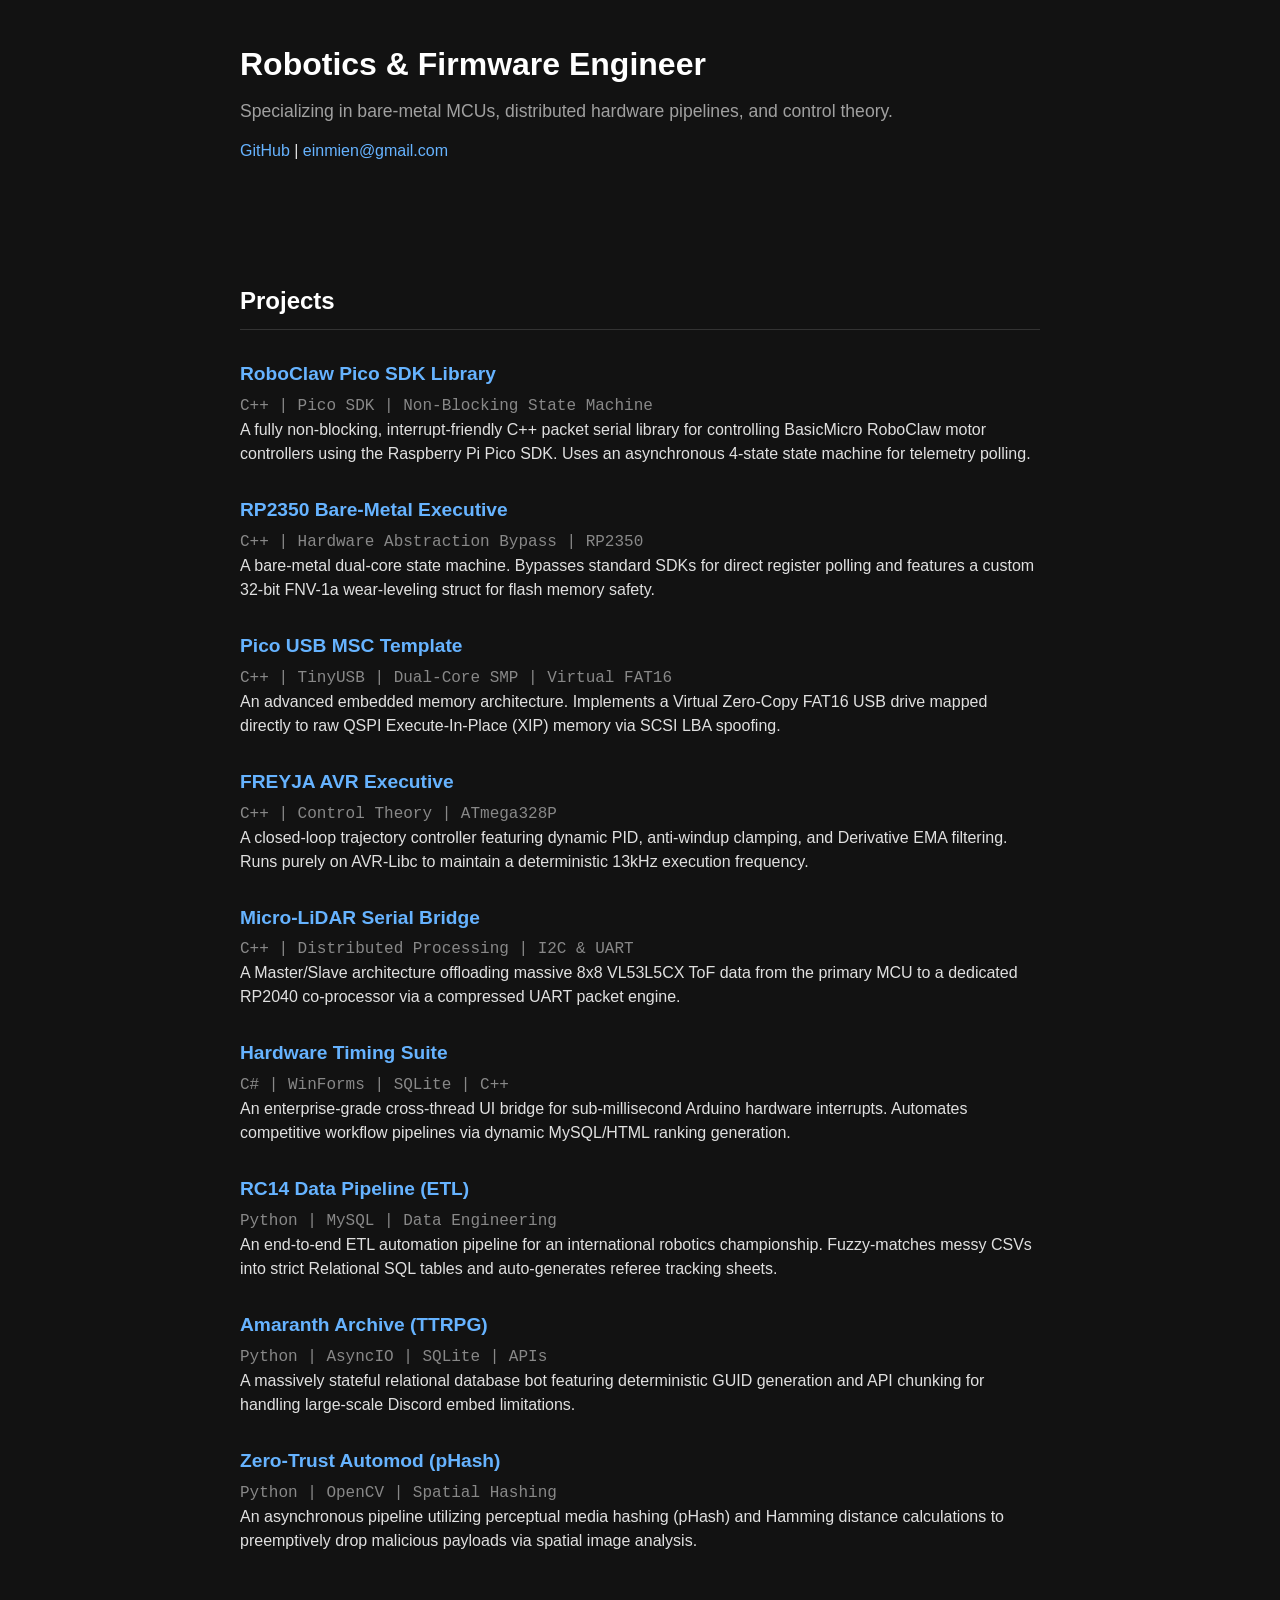
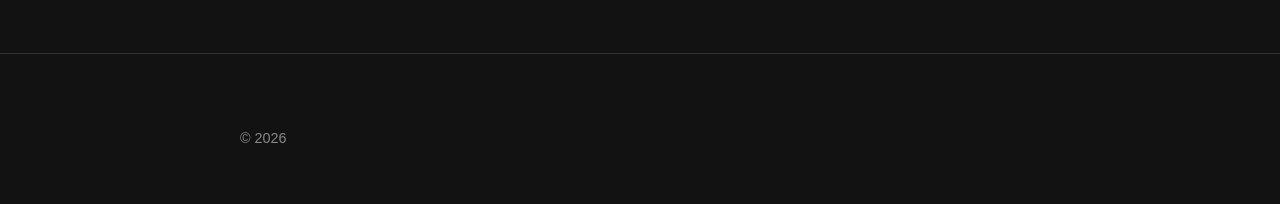
<file: index.html>
<!DOCTYPE html>
<html lang="en">
<head>
    <meta charset="UTF-8">
    <meta name="viewport" content="width=device-width, initial-scale=1.0">
    <title>Robotics & Firmware Engineer</title>
    <link rel="stylesheet" href="styles.css">
</head>
<body>
    <header>
        <div class="container">
            <h1>Robotics & Firmware Engineer</h1>
            <p class="subtitle">Specializing in bare-metal MCUs, distributed hardware pipelines, and control theory.</p>
            <div class="contact-links">
                <a href="https://github.com/EinMien" target="_blank">GitHub</a> | 
                <a href="mailto:einmien@gmail.com">einmien@gmail.com</a>
            </div>
        </div>
    </header>

    <main class="container">
        <section class="projects-section">
            <h2>Projects</h2>
            <hr>
            <div class="project-list">

                <div class="project-item">
                    <h3><a href="https://github.com/EinMien/RoboClaw-Pico" target="_blank">RoboClaw Pico SDK Library</a></h3>
                    <p class="tech-stack">C++ | Pico SDK | Non-Blocking State Machine</p>
                    <p>A fully non-blocking, interrupt-friendly C++ packet serial library for controlling BasicMicro RoboClaw motor controllers using the Raspberry Pi Pico SDK. Uses an asynchronous 4-state state machine for telemetry polling.</p>
                </div>

                <div class="project-item">
                    <h3><a href="https://github.com/EinMien/RP2350-Bare-Metal-Executive" target="_blank">RP2350 Bare-Metal Executive</a></h3>
                    <p class="tech-stack">C++ | Hardware Abstraction Bypass | RP2350</p>
                    <p>A bare-metal dual-core state machine. Bypasses standard SDKs for direct register polling and features a custom 32-bit FNV-1a wear-leveling struct for flash memory safety.</p>
                </div>

                <div class="project-item">
                    <h3><a href="https://github.com/EinMien/Pico-USB-MSC-Template" target="_blank">Pico USB MSC Template</a></h3>
                    <p class="tech-stack">C++ | TinyUSB | Dual-Core SMP | Virtual FAT16</p>
                    <p>An advanced embedded memory architecture. Implements a Virtual Zero-Copy FAT16 USB drive mapped directly to raw QSPI Execute-In-Place (XIP) memory via SCSI LBA spoofing.</p>
                </div>

                <div class="project-item">
                    <h3><a href="https://github.com/EinMien/FREYJA-AVR-Executive" target="_blank">FREYJA AVR Executive</a></h3>
                    <p class="tech-stack">C++ | Control Theory | ATmega328P</p>
                    <p>A closed-loop trajectory controller featuring dynamic PID, anti-windup clamping, and Derivative EMA filtering. Runs purely on AVR-Libc to maintain a deterministic 13kHz execution frequency.</p>
                </div>

                <div class="project-item">
                    <h3><a href="https://github.com/EinMien/Micro-LiDAR-Serial-Bridge" target="_blank">Micro-LiDAR Serial Bridge</a></h3>
                    <p class="tech-stack">C++ | Distributed Processing | I2C & UART</p>
                    <p>A Master/Slave architecture offloading massive 8x8 VL53L5CX ToF data from the primary MCU to a dedicated RP2040 co-processor via a compressed UART packet engine.</p>
                </div>

                <div class="project-item">
                    <h3><a href="https://github.com/EinMien/Hardware-Timing-Suite" target="_blank">Hardware Timing Suite</a></h3>
                    <p class="tech-stack">C# | WinForms | SQLite | C++</p>
                    <p>An enterprise-grade cross-thread UI bridge for sub-millisecond Arduino hardware interrupts. Automates competitive workflow pipelines via dynamic MySQL/HTML ranking generation.</p>
                </div>

                <div class="project-item">
                    <h3><a href="https://github.com/EinMien/RC14-Data-Pipeline-ETL" target="_blank">RC14 Data Pipeline (ETL)</a></h3>
                    <p class="tech-stack">Python | MySQL | Data Engineering</p>
                    <p>An end-to-end ETL automation pipeline for an international robotics championship. Fuzzy-matches messy CSVs into strict Relational SQL tables and auto-generates referee tracking sheets.</p>
                </div>

                <div class="project-item">
                    <h3><a href="https://github.com/EinMien/amaranth-archive-ttrpg" target="_blank">Amaranth Archive (TTRPG)</a></h3>
                    <p class="tech-stack">Python | AsyncIO | SQLite | APIs</p>
                    <p>A massively stateful relational database bot featuring deterministic GUID generation and API chunking for handling large-scale Discord embed limitations.</p>
                </div>

                <div class="project-item">
                    <h3><a href="https://github.com/EinMien/Zero-Trust-Automod-pHash" target="_blank">Zero-Trust Automod (pHash)</a></h3>
                    <p class="tech-stack">Python | OpenCV | Spatial Hashing</p>
                    <p>An asynchronous pipeline utilizing perceptual media hashing (pHash) and Hamming distance calculations to preemptively drop malicious payloads via spatial image analysis.</p>
                </div>

            </div>
        </section>
    </main>

    <footer>
        <div class="container">
            <p>&copy; 2026</p>
        </div>
    </footer>
</body>
</html>
</file>
<file: styles.css>
/* Ultra-Minimalist "Bland" Professional CSS - Dark Mode */
body {
    background-color: #121212;
    color: #e0e0e0;
    font-family: -apple-system, BlinkMacSystemFont, "Segoe UI", Roboto, Helvetica, Arial, sans-serif;
    line-height: 1.5;
    margin: 0;
    padding: 0;
}

.container {
    max-width: 800px;
    margin: 0 auto;
    padding: 40px 20px;
}

header {
    margin-bottom: 40px;
}

h1 {
    font-size: 2em;
    font-weight: 600;
    margin: 0 0 10px 0;
    color: #ffffff;
}

.subtitle {
    font-size: 1.1em;
    color: #a0a0a0;
    margin: 0 0 15px 0;
}

.contact-links a {
    color: #66b3ff;
    text-decoration: none;
}

.contact-links a:hover {
    text-decoration: underline;
}

h2 {
    font-size: 1.5em;
    font-weight: 600;
    margin: 0 0 10px 0;
    color: #ffffff;
}

hr {
    border: none;
    border-top: 1px solid #333333;
    margin-bottom: 30px;
}

.project-list {
    display: flex;
    flex-direction: column;
    gap: 30px;
}

.project-item h3 {
    font-size: 1.2em;
    font-weight: 600;
    margin: 0 0 5px 0;
}

.project-item h3 a {
    color: #66b3ff;
    text-decoration: none;
}

.project-item h3 a:hover {
    text-decoration: underline;
}

.tech-stack {
    font-size: 0.9em;
    color: #888888;
    margin: 0 0 10px 0;
    font-family: Consolas, Monaco, 'Andale Mono', 'Ubuntu Mono', monospace;
}

.project-item p {
    margin: 0;
    font-size: 1em;
}

footer {
    margin-top: 60px;
    padding-top: 20px;
    border-top: 1px solid #333333;
    color: #888888;
    font-size: 0.9em;
}
</file>
